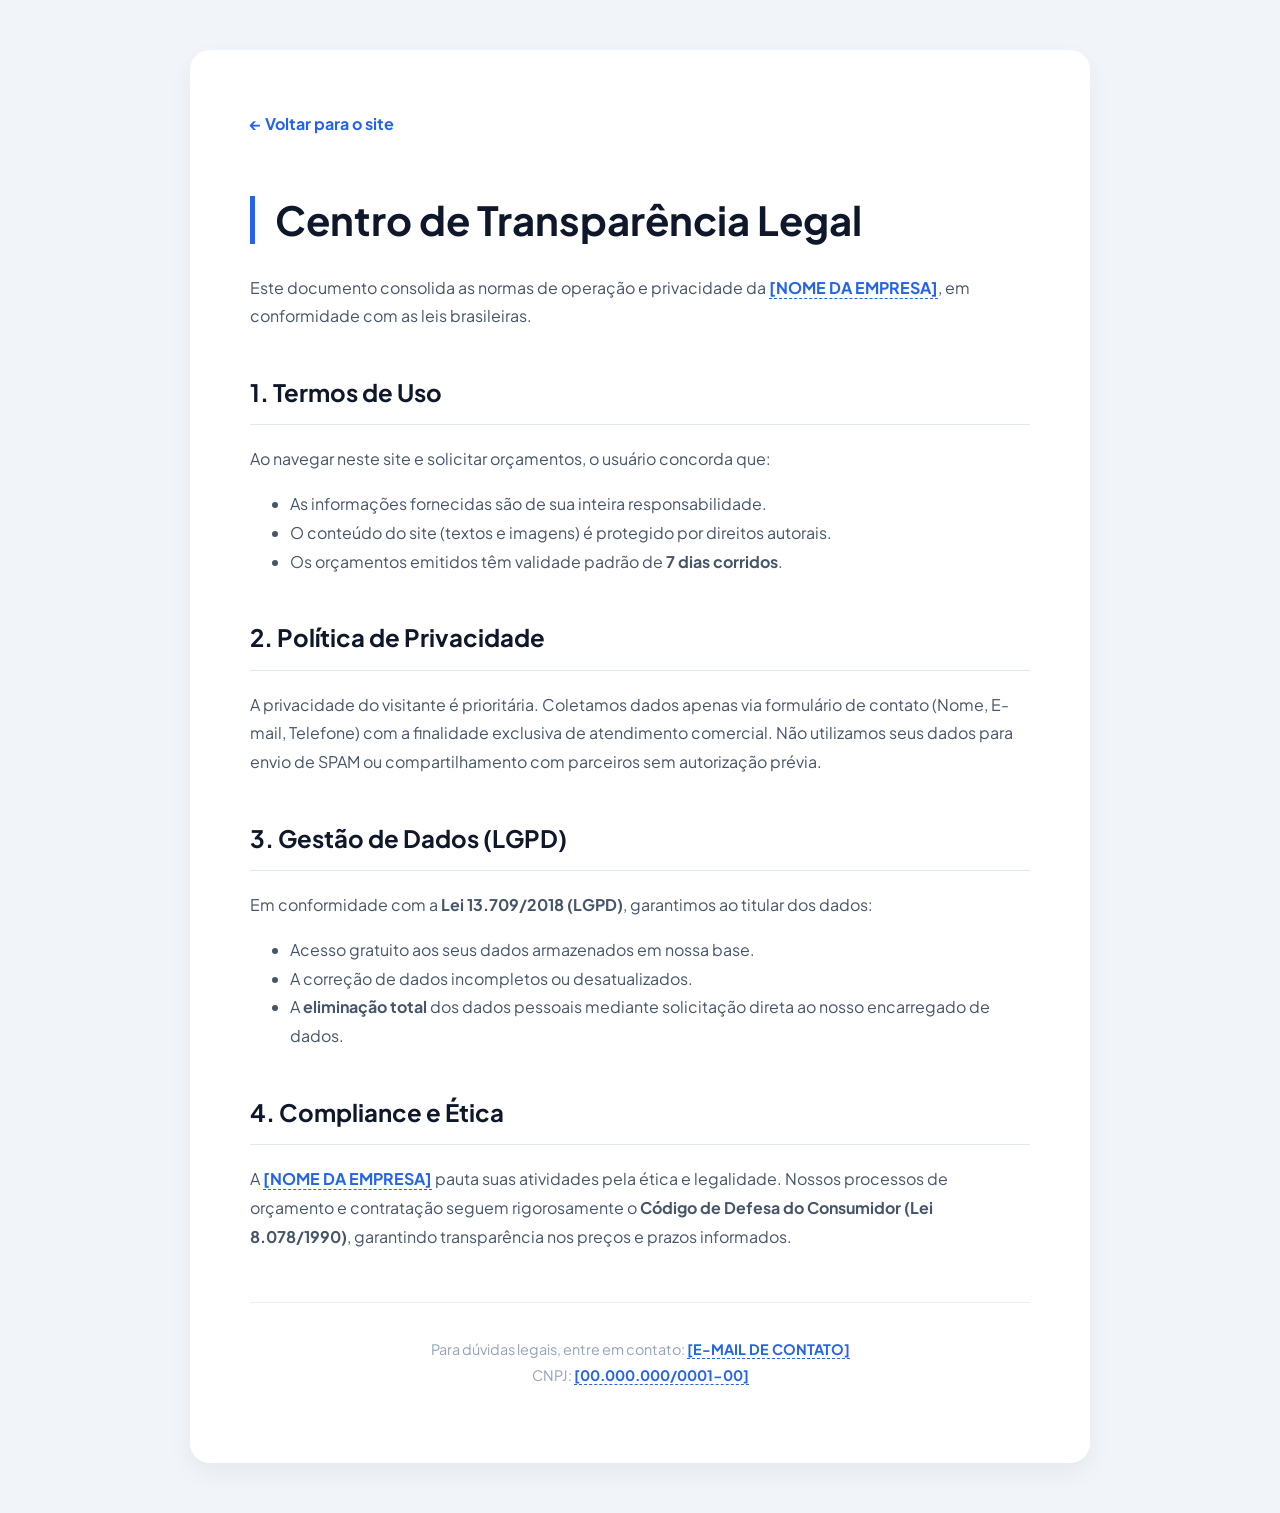
<file: politica.html>
<!DOCTYPE html>
<html lang="pt-br">

<head>
    <meta charset="UTF-8">
    <meta name="viewport" content="width=device-width, initial-scale=1.0">
    <title>Centro de Transparência | Negócio Local</title>
    <link href="https://fonts.googleapis.com/css2?family=Plus+Jakarta+Sans:wght@400;700&display=swap" rel="stylesheet">
    <style>
        :root {
            --primary: #2563eb;
            --dark: #0f172a;
            --text: #475569;
        }

        * {
            box-sizing: border-box;
        }

        body {
            font-family: 'Plus Jakarta Sans', sans-serif;
            line-height: 1.8;
            color: var(--text);
            background: #f1f5f9;
            padding: 50px 20px;
            margin: 0;
        }

        .container {
            max-width: 900px;
            margin: 0 auto;
            background: white;
            padding: 60px;
            border-radius: 20px;
            box-shadow: 0 10px 25px rgba(0, 0, 0, 0.05);
        }

        h1 {
            color: var(--dark);
            font-size: 2.5rem;
            margin-bottom: 30px;
            border-left: 5px solid var(--primary);
            padding-left: 20px;
            line-height: 1.2;
        }

        h2 {
            color: var(--dark);
            margin-top: 40px;
            border-bottom: 1px solid #e2e8f0;
            padding-bottom: 10px;
            font-size: 1.5rem;
        }

        section {
            margin-bottom: 30px;
        }

        .highlight {
            color: var(--primary);
            font-weight: bold;
            border-bottom: 1px dashed var(--primary);
        }

        .back-btn {
            display: inline-block;
            margin-bottom: 30px;
            text-decoration: none;
            color: var(--primary);
            font-weight: bold;
            transition: opacity 0.3s;
        }

        .back-btn:hover {
            opacity: 0.7;
        }

        /* RESPONSIVIDADE */

        /* Desktop (1024px) */
        @media (max-width: 1024px) {
            .container {
                padding: 40px;
            }
        }

        /* Tablets (768px) */
        @media (max-width: 768px) {
            body {
                padding: 30px 15px;
            }

            .container {
                padding: 35px;
            }

            h1 {
                font-size: 2rem;
            }
        }

        /* Smartphones Grandes (480px) */
        @media (max-width: 480px) {
            h1 {
                font-size: 1.75rem;
                padding-left: 15px;
            }

            h2 {
                font-size: 1.3rem;
            }

            .container {
                padding: 25px;
                border-radius: 15px;
            }
        }

        /* Smartphones Pequenos (360px) */
        @media (max-width: 360px) {
            body {
                padding: 20px 10px;
            }

            .container {
                padding: 20px;
            }

            h1 {
                font-size: 1.5rem;
            }

            h2 {
                font-size: 1.2rem;
            }

            p,
            li {
                font-size: 0.95rem;
            }
        }
    </style>
</head>

<body>

    <div class="container">
        <a href="index.html" class="back-btn">← Voltar para o site</a>

        <h1>Centro de Transparência Legal</h1>
        <p>Este documento consolida as normas de operação e privacidade da <span class="highlight">[NOME DA
                EMPRESA]</span>, em conformidade com as leis brasileiras.</p>

        <section id="termos">
            <h2>1. Termos de Uso</h2>
            <p>Ao navegar neste site e solicitar orçamentos, o usuário concorda que:</p>
            <ul>
                <li>As informações fornecidas são de sua inteira responsabilidade.</li>
                <li>O conteúdo do site (textos e imagens) é protegido por direitos autorais.</li>
                <li>Os orçamentos emitidos têm validade padrão de <strong>7 dias corridos</strong>.</li>
            </ul>
        </section>

        <section id="privacidade">
            <h2>2. Política de Privacidade</h2>
            <p>A privacidade do visitante é prioritária. Coletamos dados apenas via formulário de contato (Nome, E-mail,
                Telefone) com a finalidade exclusiva de atendimento comercial. Não utilizamos seus dados para envio de
                SPAM ou compartilhamento com parceiros sem autorização prévia.</p>
        </section>

        <section id="lgpd">
            <h2>3. Gestão de Dados (LGPD)</h2>
            <p>Em conformidade com a <strong>Lei 13.709/2018 (LGPD)</strong>, garantimos ao titular dos dados:</p>
            <ul>
                <li>Acesso gratuito aos seus dados armazenados em nossa base.</li>
                <li>A correção de dados incompletos ou desatualizados.</li>
                <li>A <strong>eliminação total</strong> dos dados pessoais mediante solicitação direta ao nosso
                    encarregado de dados.</li>
            </ul>
        </section>

        <section id="compliance">
            <h2>4. Compliance e Ética</h2>
            <p>A <span class="highlight">[NOME DA EMPRESA]</span> pauta suas atividades pela ética e legalidade. Nossos
                processos de orçamento e contratação seguem rigorosamente o <strong>Código de Defesa do Consumidor (Lei
                    8.078/1990)</strong>, garantindo transparência nos preços e prazos informados.</p>
        </section>

        <footer
            style="margin-top: 50px; font-size: 0.9rem; color: #94a3b8; text-align: center; border-top: 1px solid #eee; padding-top: 20px;">
            <p>Para dúvidas legais, entre em contato: <span class="highlight">[E-MAIL DE CONTATO]</span><br>
                CNPJ: <span class="highlight">[00.000.000/0001-00]</span></p>
        </footer>
    </div>

</body>

</html>
</file>
